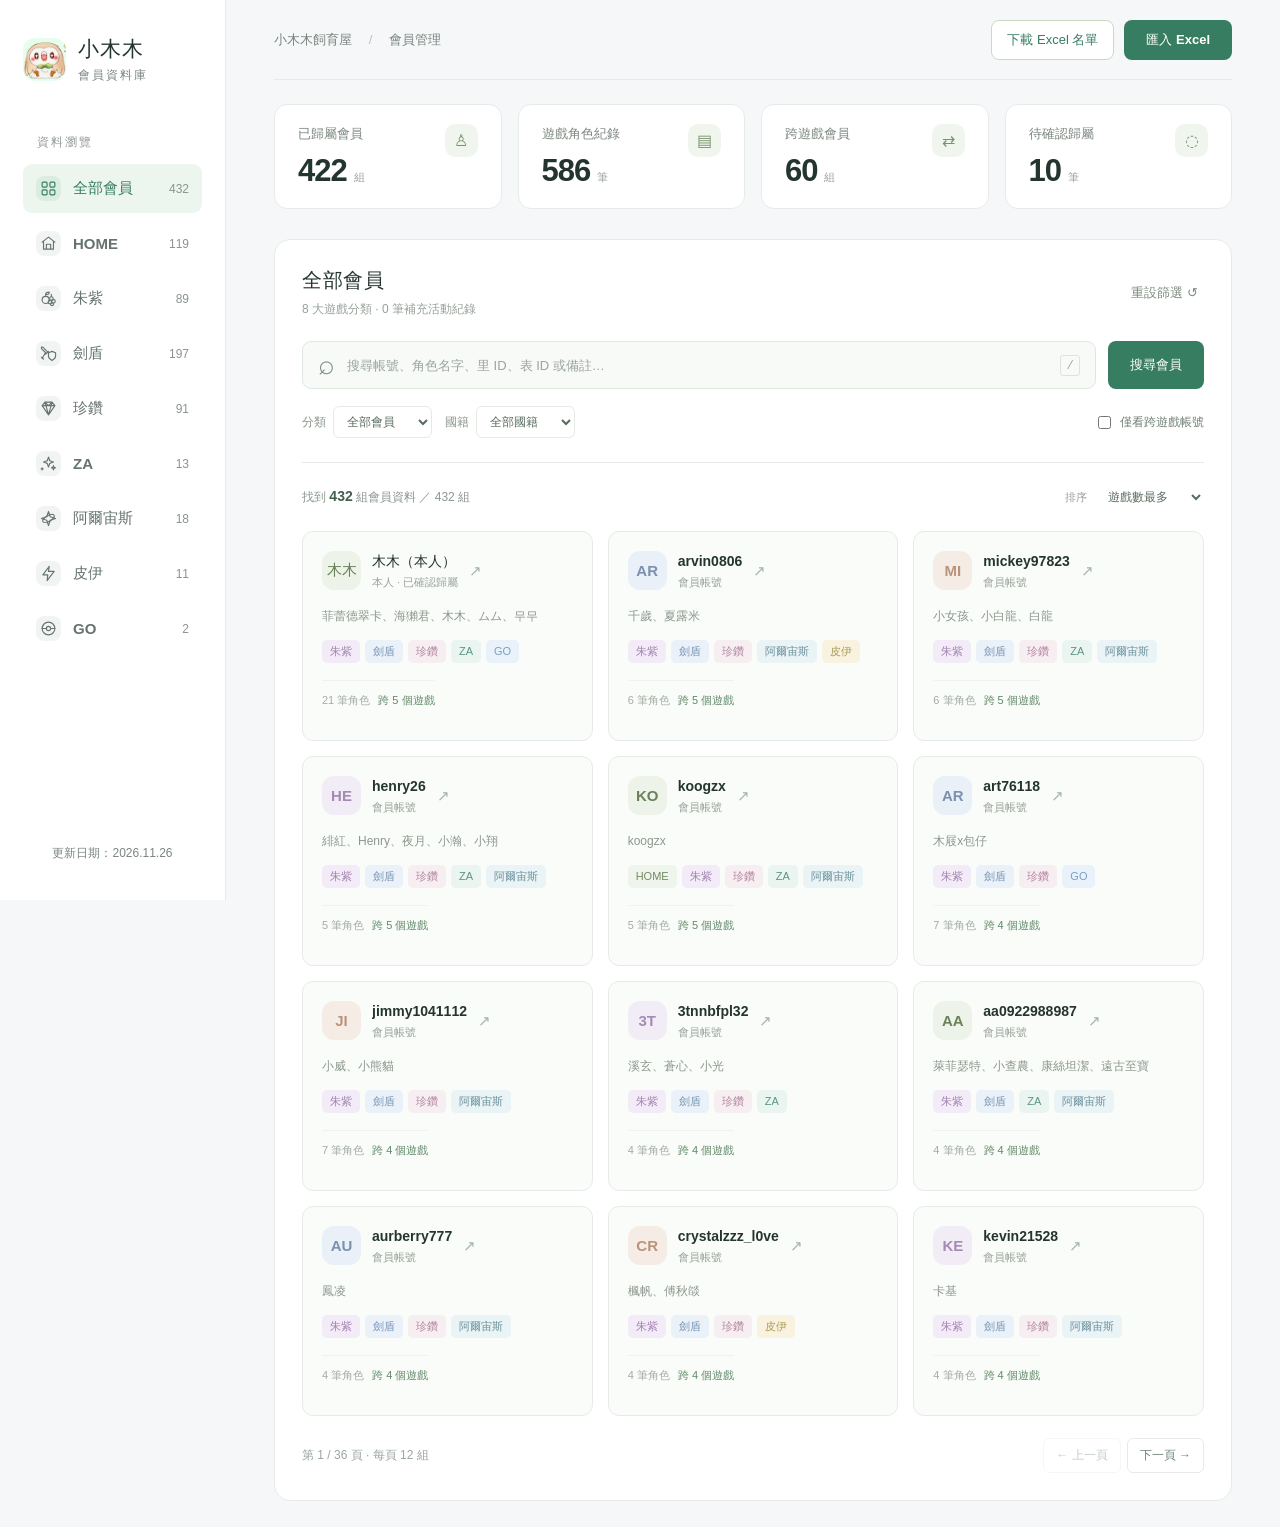
<file: Members/index.html>
<!doctype html>
<html lang="zh-Hant">
<head>
  <meta charset="UTF-8">
  <meta name="viewport" content="width=device-width,initial-scale=1">
  <meta name="color-scheme" content="light">
  <title>小木木・會員資料庫</title>
  <link rel="icon" href="favicon.ico?v=transparent" type="image/x-icon" sizes="16x16 32x32 48x48 64x64 128x128 256x256">
  <link rel="stylesheet" href="styles.css?v=20261110-cards-5">
  <script src="data.js?v=20261126" defer></script>
  <script src="data-policy.js" defer></script>
  <script src="import-excel.js" defer></script>
  <script src="app.js?v=20261110-category-3" defer></script>
</head>
<body>
  <aside class="sidebar">
    <a class="brand" href="./index.html"><img class="brand-icon" src="assets/mumu.jpg" width="43" height="43" alt=""><span>小木木<span class="brand-sub">會員資料庫</span></span></a>
    <div class="nav-label">資料瀏覽</div>
    <nav id="category-nav" aria-label="遊戲分類"></nav>
    <!-- 每次更新網站時，同步修改 datetime 與顯示日期。 -->
    <p class="sidebar-updated">更新日期：<time datetime="2026-11-26">2026.11.26</time></p>
  </aside>
  <main>
    <header class="topbar">
      <span>小木木飼育屋 <span class="slash">/</span> 會員管理</span>
      <div class="data-actions" role="group" aria-label="Excel 匯入與匯出">
        <a class="download-template" href="outputs/member-template/會員名單.xlsx" download title="下載名單後，在「新增人員」工作表填寫；每列一個遊戲角色，同帳號會自動整合。">下載 Excel 名單</a>
        <button id="import-excel" class="primary" type="button" title="匯入填寫好的 Excel；資料儲存在目前瀏覽器，請保留原檔以便重新匯入。">匯入 Excel</button>
        <input id="import-file" type="file" accept=".xlsx" aria-label="選取會員名單 Excel" hidden>
      </div>
    </header>
    <p id="import-status" class="import-status" role="status" aria-live="polite"></p>
    <section id="stats" class="stats" aria-label="資料統計"></section>
    <section id="workspace" class="workspace" aria-label="會員查詢">
      <div class="workspace-title"><div><h2 id="view-title">全部會員</h2><p id="view-subtitle">跨遊戲整合查詢</p></div><button id="reset" class="text-button" type="button">重設篩選 ↺</button></div>
      <form id="search-form" role="search" class="search-form"><label class="search-box"><span aria-hidden="true">⌕</span><input id="search" type="search" placeholder="搜尋帳號、角色名字、里 ID、表 ID 或備註…" aria-label="搜尋會員"><kbd>/</kbd></label><button class="primary" type="submit">搜尋會員</button></form>
      <div class="filters"><label>分類<select id="category-filter"><option value="">全部會員</option></select></label><label>國籍<select id="nationality"><option value="">全部國籍</option></select></label><label class="toggle"><input id="cross-only" type="checkbox">僅看跨遊戲帳號</label></div>
      <div class="result-bar"><p id="result-count" role="status" aria-live="polite"></p><label>排序<select id="sort"><option value="games">遊戲數最多</option><option value="records">紀錄數最多</option><option value="account">帳號名稱</option></select></label></div>
      <div id="members" class="member-grid"></div>
      <div id="empty" class="empty" hidden><span aria-hidden="true">⌕</span><h3>找不到符合的會員</h3><p>試試較短的帳號、不同名字，或重設篩選條件。</p><button id="empty-reset" class="primary" type="button">重設篩選</button></div>
      <nav class="pagination" aria-label="會員分頁"><span id="page-info"></span><div><button id="previous" type="button">← 上一頁</button><button id="next" type="button">下一頁 →</button></div></nav>
    </section>
  </main>
  <dialog id="detail" aria-labelledby="detail-title"><div class="dialog-header"><div><div class="eyebrow">MEMBER PROFILE</div><h2 id="detail-title"></h2></div><button id="close-detail" class="close-button" aria-label="關閉會員詳細資料" type="button">×</button></div><div id="detail-body"></div></dialog>
</body>
</html>
</file>
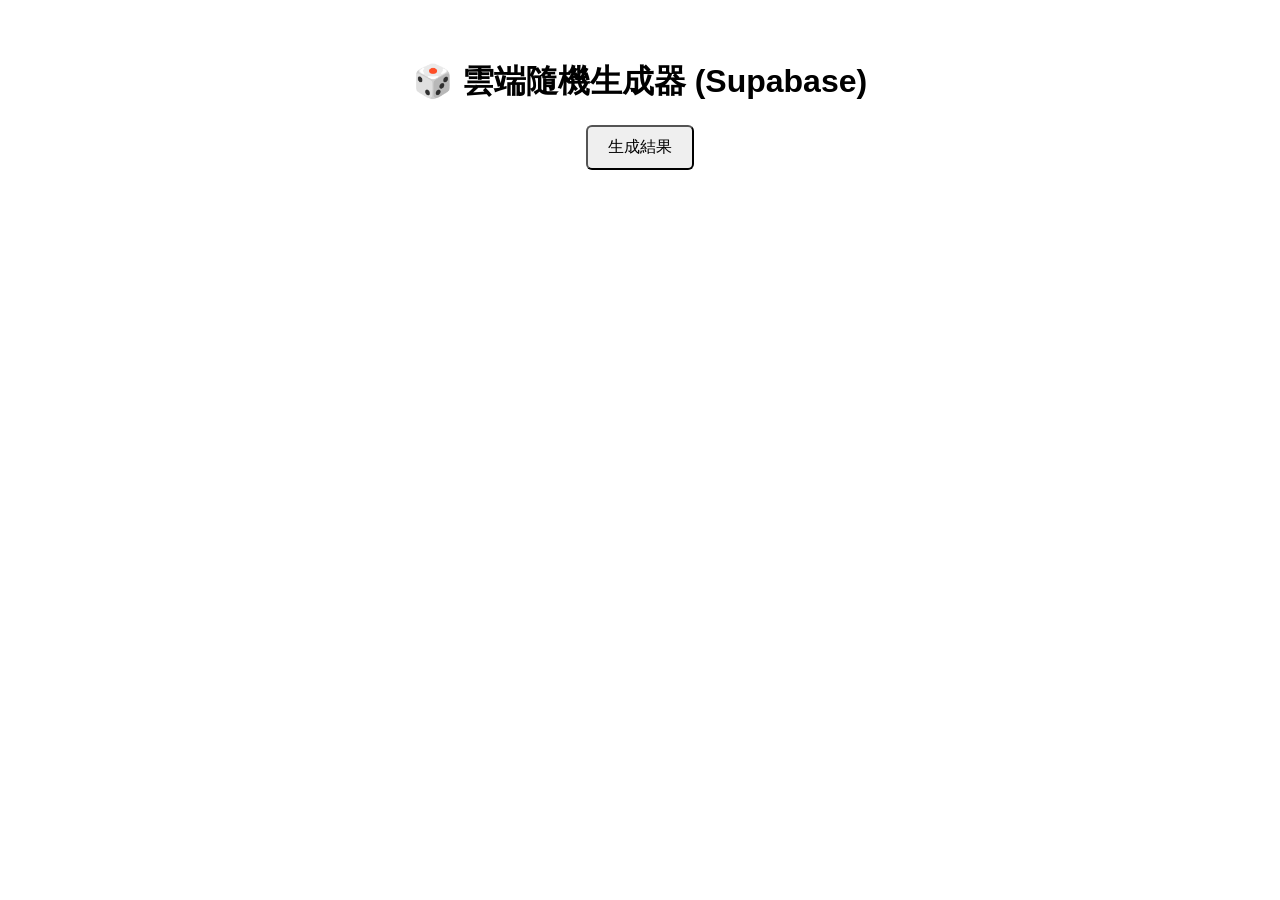
<file: 隨機生成器.html>
<!DOCTYPE html>
<html lang="zh-Hant">

<head>
  <meta charset="UTF-8">
  <title>🎲 雲端隨機生成器 (Supabase)</title>
  <style>
    body {
      font-family: "Noto Sans TC", sans-serif;
      text-align: center;
      margin-top: 60px;
    }

    button {
      padding: 10px 20px;
      font-size: 16px;
      border-radius: 6px;
      cursor: pointer;
    }

    .result {
      margin-top: 25px;
      font-size: 20px;
    }

    .status {
      margin-top: 15px;
      color: #555;
      font-size: 14px;
    }
  </style>
</head>

<body>
  <h1>🎲 雲端隨機生成器 (Supabase)</h1>
  <button id="generate-btn">生成結果</button>
  <div class="result" id="result"></div>
  <div class="status" id="status"></div>

  <script>
    // ⚙️ Supabase 設定（請填入自己的專案資訊）
    const SUPABASE_URL = "https://你的project.supabase.co";
    const SUPABASE_KEY = "你的 anon public key"; // 🔒 建議只使用 anon key
    const TABLE = "random_logs"; // 你在 Supabase 建立的資料表名稱

    // 🎯 群組設定與機率
    const groups = {
      A: ["A1", "A2", "A3", "A4", "A5"],
      B: ["B1", "B2", "B3", "B4", "B5"]
    };

    const statusDiv = document.getElementById("status");
    const resultDiv = document.getElementById("result");

    document.getElementById("generate-btn").addEventListener("click", async () => {
      statusDiv.textContent = "⏳ 生成中...";
      statusDiv.style.color = "#555";

      const rand = Math.random();
      const chosenGroup = rand < 0.2 ? "A" : "B";
      const chosenItem = groups[chosenGroup][Math.floor(Math.random() * groups[chosenGroup].length)];

      resultDiv.innerHTML = `🎯 群組：<b>${chosenGroup}</b>　子項目：<b>${chosenItem}</b>`;

      try {
        const res = await fetch(`${SUPABASE_URL}/rest/v1/${TABLE}`, {
          method: "POST",
          headers: {
            "Content-Type": "application/json",
            "apikey": SUPABASE_KEY,
            "Authorization": `Bearer ${SUPABASE_KEY}`,
            "Prefer": "return=minimal"
          },
          body: JSON.stringify({
            group_name: chosenGroup,
            item_name: chosenItem,
            created_at: new Date().toISOString()
          })
        });

        if (res.ok) {
          statusDiv.textContent = "✅ 已成功儲存到雲端資料庫！";
          statusDiv.style.color = "green";
        } else {
          statusDiv.textContent = "⚠️ 儲存失敗，請檢查 Supabase 設定。";
          statusDiv.style.color = "red";
        }
      } catch (err) {
        console.error(err);
        statusDiv.textContent = "❌ 連線錯誤，請檢查網路或 Supabase 網址。";
        statusDiv.style.color = "red";
      }
    });
  </script>

  <!--
  🔒 安全建議：
  1️⃣ 請務必在 Supabase 後台啟用 Row Level Security (RLS)
  2️⃣ 並在 Policy 裡新增：
      - Action: INSERT
      - Expression: true
     這樣任何人只能寫入資料，無法讀取或修改。
  3️⃣ 若你要顯示資料（例如查詢紀錄），再額外新增 SELECT 權限。
  -->
</body>

</html>
</file>
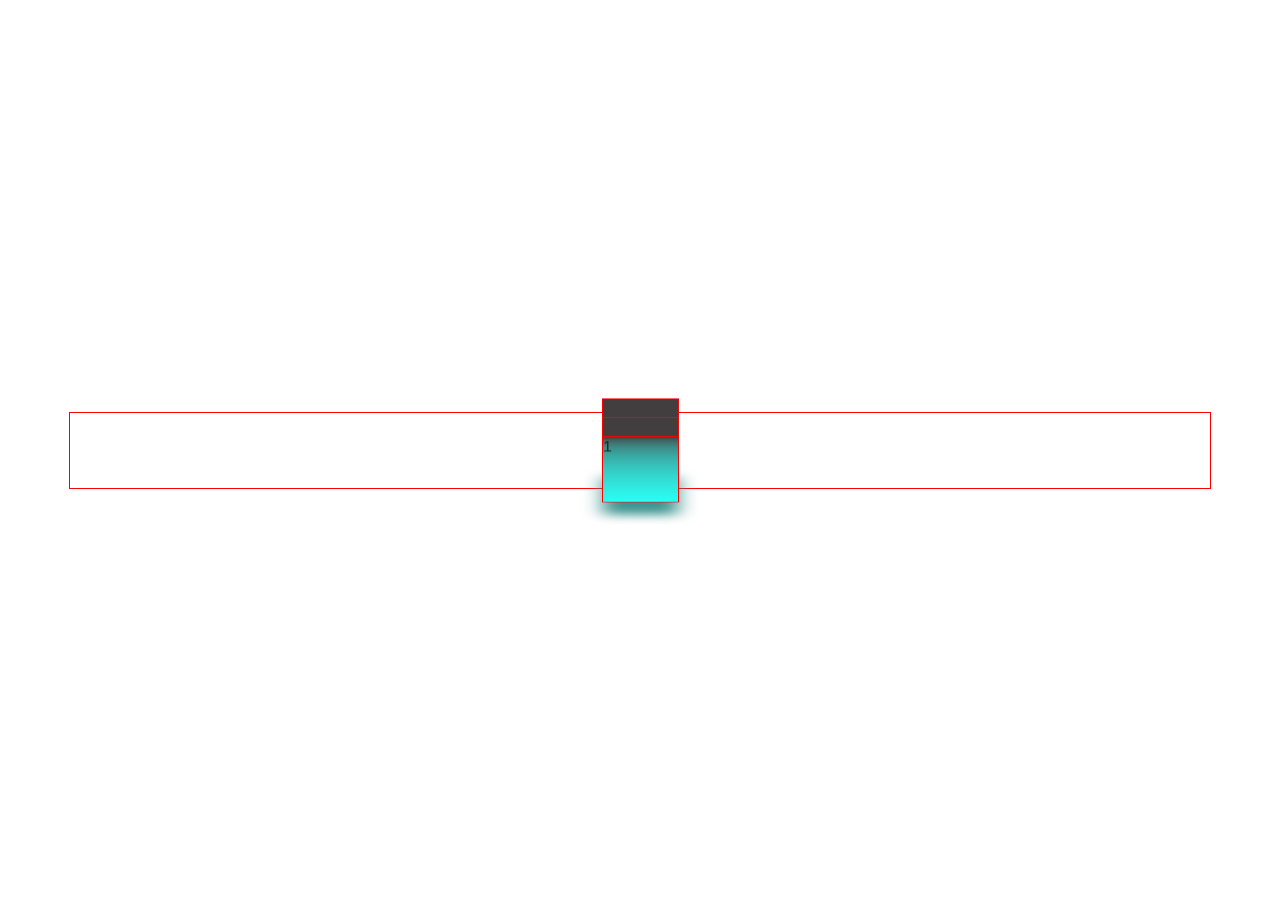
<file: function/rotate.html>
<!DOCTYPE html>
<html lang="">

<head>
  <meta charset="UTF-8">
  <meta http-equiv="X-UA-Compatible" content="IE=edge">
  <meta name="viewport" content="width=device-width, initial-scale=1.0">
  <title></title>
  <!-- Bootstrap -->
  <link rel="stylesheet" href="https://stackpath.bootstrapcdn.com/bootstrap/4.2.1/css/bootstrap.min.css"
    integrity="sha384-GJzZqFGwb1QTTN6wy59ffF1BuGJpLSa9DkKMp0DgiMDm4iYMj70gZWKYbI706tWS" crossorigin="anonymous">
  <!-- CSS -->
  <style>
    * {
      box-sizing: border-box;
      margin: 0;
      padding: 0;
      outline: 1px solid red;
    }

    body {
      height: 100vh;
      display: flex;
      justify-content: center;
      align-items: center;
    }

    .cube-loader {
      position: relative;
      /* u can choose any size */
      width: 75px;
      height: 75px;
      transform-style: preserve-3d;
      transform: rotateX(-30deg);
      animation: animate 20s linear infinite;
    }

    @keyframes animate {
      0% {
        transform: rotateX(-30deg) rotateY(0);
      }

      100% {
        transform: rotateX(-30deg) rotateY(360deg);
      }
    }

    .cube-loader .cube-wrapper {
      position: absolute;
      width: 100%;
      height: 100%;
      /* top: 0;
  left: 0; */
      transform-style: preserve-3d;
    }

    .cube-loader .cube-wrapper .cube-span {
      position: absolute;
      width: 100%;
      height: 100%;
      /* top: 0;
  left: 0; */
      /* width 75px / 2 = 37.5px */
      transform: rotateY(calc(90deg * var(--i))) translateZ(37.5px);
      background: linear-gradient(to bottom,
          hsl(330, 3.13%, 25.1%) 0%,
          hsl(177.27, 21.71%, 32.06%) 5.5%,
          hsl(176.67, 34.1%, 36.88%) 12.1%,
          hsl(176.61, 42.28%, 40.7%) 19.6%,
          hsl(176.63, 48.32%, 43.88%) 27.9%,
          hsl(176.66, 53.07%, 46.58%) 36.6%,
          hsl(176.7, 56.94%, 48.91%) 45.6%,
          hsl(176.74, 62.39%, 50.91%) 54.6%,
          hsl(176.77, 69.86%, 52.62%) 63.4%,
          hsl(176.8, 76.78%, 54.08%) 71.7%,
          hsl(176.83, 83.02%, 55.29%) 79.4%,
          hsl(176.85, 88.44%, 56.28%) 86.2%,
          hsl(176.86, 92.9%, 57.04%) 91.9%,
          hsl(176.88, 96.24%, 57.59%) 96.3%,
          hsl(176.88, 98.34%, 57.93%) 99%,
          hsl(176.89, 99.07%, 58.04%) 100%);
    }

    .cube-top {
      position: absolute;
      width: 75px;
      height: 75px;
      background: hsl(330, 3.13%, 25.1%) 0%;
      /* width 75px / 2 = 37.5px */
      transform: rotateX(90deg) translateZ(37.5px);
      transform-style: preserve-3d;
    }

    .cube-top::before {
      content: '';
      position: absolute;
      /* u can choose any size */
      width: 75px;
      height: 75px;
      background: hsl(176.61, 42.28%, 40.7%) 19.6%;
      transform: translateZ(-90px);
      filter: blur(10px);
      box-shadow: 0 0 10px #323232,
        0 0 20px hsl(176.61, 42.28%, 40.7%) 19.6%,
        0 0 30px #323232,
        0 0 40px hsl(176.61, 42.28%, 40.7%) 19.6%;
    }
  </style>
</head>

<body>
  <div class="container">
    <div class="row justify-content-center">
      <div class="cube-loader">
        <div class="cube-top"></div>
        <div class="cube-wrapper">
          <span style="--i:0" class="cube-span">1</span>
          <span style="--i:1" class="cube-span">2</span>
          <span style="--i:2" class="cube-span">3</span>
          <span style="--i:3" class="cube-span">4</span>
        </div>
      </div>
    </div>
  </div>
  <!-- JQ -->
  <script src="https://code.jquery.com/jquery-3.6.0.min.js"></script>
  <!-- Bootstrap -->
  <script src="https://stackpath.bootstrapcdn.com/bootstrap/4.2.1/js/bootstrap.min.js"
    integrity="sha384-B0UglyR+jN6CkvvICOB2joaf5I4l3gm9GU6Hc1og6Ls7i6U/mkkaduKaBhlAXv9k"
    crossorigin="anonymous"></script>
  <!-- Js -->
  <script>
  </script>
</body>

</html>
</file>
<file: Members/styles.css>
@charset "UTF-8";
.data-actions{display:flex;align-items:center;gap:10px;flex-wrap:wrap}.download-template{display:inline-block;text-decoration:none;background:#fff;color:#377d61;border:1px solid #c9d9c4;border-radius:8px;font-size:13px;padding:10px 15px;white-space:nowrap}.import-status{white-space:pre-wrap;margin:16px 0 0;padding:12px 16px;background:#f0f5ee;border:1px solid #dfe9db;border-radius:8px;font-size:13px;line-height:1.8;color:#64785d;overflow-wrap:anywhere}.import-status:empty{display:none}.import-error{color:#a64e3f;background:#fff5f2;border-color:#efd6ce}
:root{--bg:#f6f7f9;--ink:#24352f;--muted:#7a8580;--green:#377d61;--border:#e7ebe8;--light:#edf5ef;--white:#fff;--accent:#d0e8aa;font-family:Inter,"Segoe UI","Microsoft JhengHei",sans-serif;color:var(--ink);background:var(--bg);font-synthesis:none}
*{box-sizing:border-box}body{margin:0;font-size:15px}button,input,select{font:inherit}button,select{cursor:pointer}button{transition:background .16s,transform .16s}button:hover{filter:brightness(.97)}button:focus-visible,a:focus-visible,input:focus-visible,select:focus-visible{outline:3px solid #7dbb99;outline-offset:3px}a{color:inherit}button:disabled{opacity:.4;cursor:default}.sidebar{width:226px;position:fixed;inset:0 auto 0 0;background:#fff;border-right:1px solid var(--border);padding:35px 23px;display:flex;flex-direction:column}.brand{display:flex;align-items:center;gap:12px;text-decoration:none;font-weight:750;font-size:21px;letter-spacing:1px}.brand-icon{width:43px;height:43px;border-radius:12px;object-fit:contain;flex-shrink:0}.brand-sub{display:block;font-size:12px;letter-spacing:2px;font-weight:400;color:var(--muted);margin-top:4px}.nav-label{font-size:12px;letter-spacing:2px;color:#939b95;margin:50px 14px 13px}#category-nav{display:grid;gap:6px}.nav-button{border:0;width:100%;background:transparent;text-align:left;display:flex;align-items:center;padding:12px 13px;gap:12px;color:#66746d;border-radius:9px;font-weight:550}.nav-button.active{background:var(--light);color:var(--green)}.nav-icon{width:25px;height:25px;border-radius:8px;display:grid;place-items:center;font-size:12px;font-weight:700;background:#f2f4f3}.nav-button.active .nav-icon{background:#dbece1}.nav-count{margin-left:auto;font-size:12px;font-weight:400;color:#8a958d}main{margin-left:226px;max-width:1740px;padding:0 48px 26px}.topbar{min-height:80px;padding:16px 0;gap:16px;flex-wrap:wrap;display:flex;align-items:center;justify-content:space-between;border-bottom:1px solid var(--border);font-size:13px;color:#7a857e}.slash{margin:0 13px;color:#bac1bb}.eyebrow{font-size:11px;letter-spacing:2.2px;color:var(--green);font-weight:650}.stats{display:grid;grid-template-columns:repeat(4,1fr);gap:16px;margin:24px 0 30px}.stat{background:#fff;border:1px solid var(--border);border-radius:13px;padding:19px 23px;display:flex;justify-content:space-between;align-items:flex-start}.stat-label{font-size:13px;color:#7b877f}.stat strong{display:block;font-size:31px;font-weight:600;letter-spacing:-1px;margin-top:10px}.stat small{font-size:11px;font-weight:400;letter-spacing:0;color:#9aa39c;margin-left:7px}.stat-icon{background:#f0f5ee;border-radius:10px;width:33px;height:33px;display:grid;place-items:center;color:#78936d;font-size:16px}.workspace{background:#fff;border:1px solid var(--border);padding:27px;border-radius:16px}.workspace-title{display:flex;align-items:center;justify-content:space-between;margin-bottom:23px}h2{font-size:20px;letter-spacing:.5px;margin:0}.workspace-title p{font-size:12px;color:#96a098;margin:7px 0 0}.text-button{border:0;background:transparent;color:#7e8c81;font-size:13px}.search-form{display:flex;gap:12px}.search-box{display:flex;align-items:center;flex:1;background:#f8faf8;border:1px solid #e0e7e1;border-radius:9px;padding:0 15px;gap:10px;min-width:0}.search-box>span{font-size:28px;color:#829187}.search-box input{height:46px;border:0;background:transparent;outline:0;flex:1;width:100%;color:var(--ink);font-size:13px}.search-box input::placeholder{color:#9aa59c}.search-box:focus-within{border-color:#81a98f;box-shadow:0 0 0 2px #edf5ef}kbd{font:13px monospace;border:1px solid #dde4dd;padding:2px 5px;border-radius:3px;color:#a5afa7}.primary{background:var(--green);color:#fff;border:0;border-radius:8px;padding:11px 22px;font-size:13px;font-weight:550;white-space:nowrap}.filters{display:flex;align-items:center;gap:13px;flex-wrap:wrap;padding:17px 0 24px;border-bottom:1px solid var(--border)}.filters>label:not(.toggle){display:flex;align-items:center;gap:7px;font-size:12px;color:#89968c}select{border:1px solid #e5eae5;border-radius:6px;background:#fff;padding:7px 20px 7px 9px;color:#596b5e;font-size:12px;max-width:160px}.toggle{margin-left:auto;display:flex;align-items:center;gap:6px;font-size:12px;color:#718174}.toggle input{accent-color:var(--green)}.result-bar{display:flex;align-items:center;justify-content:space-between;padding:13px 0}.result-bar p{color:#8c978f;font-size:12px}.result-bar p b{color:#445e4e;font-size:14px}.result-bar label{font-size:11px;color:#95a097;display:flex;align-items:center;gap:8px}.result-bar select{border:0}.member-grid{display:grid;grid-template-columns:repeat(3,minmax(0,1fr));gap:15px}.member-card{border:1px solid var(--border);border-radius:11px;padding:19px;background:#fff;text-align:left;color:inherit;display:flex;flex-direction:column;min-height:210px;width:100%}.member-card:hover{border-color:#afc9b7;box-shadow:0 4px 18px #28473308;transform:translateY(-2px)}.card-top{display:flex;align-items:center;gap:11px;min-width:0}.avatar{width:39px;height:39px;flex-shrink:0;border-radius:12px;background:#edf3e8;color:#69825a;display:grid;place-items:center;font-weight:600;font-size:15px}.tone-1{background:#eaf0f7;color:#7a91af}.tone-2{background:#f6ece6;color:#bb937a}.tone-3{background:#f2ecf6;color:#a58ab4}.account-wrap{min-width:0;flex:1}.account{font-size:14px;font-weight:650;overflow:hidden;text-overflow:ellipsis;white-space:nowrap;display:block;line-height:1.5}.member-label{font-size:11px;color:#9aa39b;margin-top:3px;display:block}.arrow{color:#a4b6a8}.names{color:#8c978e;font-size:12px;line-height:1.8;min-height:20px;margin:16px 0 12px;overflow:hidden;display:-webkit-box;-webkit-line-clamp:2;-webkit-box-orient:vertical}.badges{display:flex;flex-wrap:wrap;gap:5px}.badge{display:inline-flex;font-size:11px;line-height:1;padding:6px 8px;border-radius:5px;background:#eff4ed;color:#738b63}.game-朱紫{background:#f3ecf8;color:#a180ae}.game-劍盾{background:#eaf1f9;color:#7895b5}.game-ZA{background:#eaf4f0;color:#5d9784}.game-阿爾宙斯{background:#eaf3f5;color:#6b919d}.game-珍鑽{background:#f7eef2;color:#b3839c}.game-皮伊{background:#f8f2df;color:#ac9a58}.game-GO{background:#e9f1fb;color:#7c9ec0}.card-foot{border-top:1px solid #f0f2ef;margin-top:auto;padding-top:12px;display:flex;justify-content:space-between;font-size:11px;color:#a3aca4;gap:8px}.card-foot .cross{color:#608969}.badges+.card-foot{margin-top:17px}.pagination{display:flex;align-items:center;justify-content:space-between;margin-top:22px;font-size:12px;color:#9ba69e}.pagination button{border:1px solid var(--border);background:#fff;border-radius:6px;padding:8px 12px;font-size:12px;color:#718475;margin-left:6px}footer{text-align:center;color:#a4ada6;font-size:11px;padding:24px 12px;line-height:1.8}.empty{text-align:center;padding:45px 12px 60px;color:#93a195}.empty>span{font-size:51px}.empty h3{color:#536e5d}.empty p{font-size:13px;margin-bottom:25px}[hidden]{display:none!important}dialog{border:1px solid var(--border);border-radius:18px;padding:0;width:min(1040px,94vw);max-height:89vh;box-shadow:0 25px 100px #16382630;color:var(--ink)}dialog::backdrop{background:#1d302a65;backdrop-filter:blur(3px)}.dialog-header{position:sticky;top:0;background:#fff;padding:27px 30px;border-bottom:1px solid var(--border);display:flex;align-items:center;justify-content:space-between;z-index:1}.dialog-header h2{margin-top:8px;overflow-wrap:anywhere}.close-button{border:0;background:#f3f6f3;border-radius:50%;width:33px;height:33px;font-size:24px;color:#89958c;flex-shrink:0}#detail-body{padding:25px 30px}.profile-summary{display:flex;align-items:center;gap:10px;flex-wrap:wrap;color:#8b998f;font-size:13px;margin-bottom:25px}.detail-section{margin-top:22px}.detail-section h3{font-size:15px;margin:0 0 12px}.table-scroll{overflow:auto;border:1px solid var(--border);border-radius:9px}table{border-collapse:collapse;width:100%;font-size:13px;white-space:nowrap;text-align:left}th{background:#f5f8f4;font-weight:500;color:#83917f}td,th{padding:12px 14px;border-bottom:1px solid var(--border)}tbody tr:last-child td{border-bottom:0}.note-row td{white-space:normal;font-size:12px;color:#84927f;background:#fcfdfb;line-height:1.9;overflow-wrap:anywhere}.source-tag{color:#a3ada4;font-size:11px;margin-left:8px}.activity{border:1px solid var(--border);border-radius:9px;padding:15px;margin:9px 0}.activity strong{font-size:13px}.activity p{font-size:12px;line-height:1.9;color:#859180;margin:8px 0 0;white-space:pre-wrap;overflow-wrap:anywhere}.profile-note{font-size:12px;color:#94a08f;line-height:1.9}.copy-button{border:1px solid #dfe7dd;border-radius:6px;background:#fff;font-size:12px;color:var(--green);padding:6px 10px}.error-banner{padding:30px;color:#9a594b}
@media(min-width:1550px){main{padding-left:65px;padding-right:65px}.member-grid{grid-template-columns:repeat(4,minmax(0,1fr))}}
@media(max-width:1190px){.sidebar{width:195px;padding:30px 16px}main{margin-left:195px;padding:0 25px 20px}.stats{gap:10px}.stat{padding:17px}.stat-icon{display:none}.member-grid{grid-template-columns:repeat(2,minmax(0,1fr))}.toggle{margin-left:0}}
@media(max-width:760px){.sidebar{position:relative;width:auto;padding:20px 20px 0;border-right:0;border-bottom:1px solid var(--border)}.brand{font-size:19px}.brand-icon{height:36px;width:36px}.brand-sub{font-size:11px}.nav-label{display:none}#category-nav{display:flex;overflow:auto;margin-top:20px;gap:7px;padding-bottom:12px}.nav-button{width:auto;white-space:nowrap;gap:6px;padding:8px 10px;font-size:13px}.nav-icon{display:none}.nav-count{font-size:11px}.topbar{min-height:57px;gap:12px;padding:14px 0}.topbar .data-actions{gap:8px}.topbar .download-template{font-size:12px;padding:10px 12px}main{margin-left:0;padding:0 18px 15px}.eyebrow{font-size:10px}.stats{grid-template-columns:repeat(2,1fr);gap:10px;margin-bottom:20px}.stat{padding:16px 18px}.stat strong{font-size:27px;margin-top:7px}.stat-label{font-size:12px}.workspace{padding:18px 14px;border-radius:12px}.workspace-title{margin-bottom:18px}.search-form{gap:7px}.primary{padding:11px 13px;font-size:12px}.search-box{padding:0 9px;gap:6px}.search-box input{font-size:12px}.search-box kbd{display:none}.filters{gap:10px;padding-bottom:17px}.filters>label:not(.toggle){font-size:11px;gap:5px}.filters select{max-width:120px;padding:6px;font-size:11px}.toggle{font-size:11px}.member-grid{gap:10px}.member-card{padding:14px;min-height:210px}.account{font-size:13px}.avatar{width:31px;height:31px;font-size:12px;border-radius:9px}.card-top{gap:7px}.arrow{display:none}.badge{font-size:10px;padding:5px 6px}.names{font-size:11px}.card-foot{font-size:10px;flex-wrap:wrap}.result-bar select{max-width:115px}.dialog-header{padding:21px}#detail-body{padding:15px 18px}.source-tag{display:block;margin:4px 0 0}.pagination button{padding:7px}.pagination{font-size:11px}}
@media(max-width:420px){.member-grid{grid-template-columns:1fr}.member-card{min-height:190px}.search-form .primary{padding:10px}.stat small{font-size:10px}.result-bar{gap:4px}}

.sidebar-updated{margin:auto 0 0;padding:24px 9px 0;font-size:12px;color:var(--muted);line-height:1.8;font-variant-numeric:tabular-nums;white-space:nowrap;text-align:center}
@media(max-width:760px){.sidebar-updated{margin:0;padding:0 0 12px;font-size:11px}}

.nav-icon svg{width:17px;height:17px;display:block}.nav-icon{flex-shrink:0}

/* Keep corresponding columns aligned across all member detail tables. */
.game-table,.home-table{table-layout:fixed;min-width:760px}
.game-table .column-internalId{width:13%}
.game-table .column-trainerId{width:16%}
.game-table .column-name{width:23%}
.game-table .column-gender{width:10%}
.game-table .column-version{width:13%}
.game-table .column-nationality{width:13%}
.game-table .column-role{width:12%}
.home-table .column-name{width:24%}
.home-table .column-method{width:20%}
.home-table .column-channel{width:16%}
.home-table .column-contact{width:22%}
.home-table .column-date{width:18%}
.game-table td,.game-table th,.home-table td,.home-table th{vertical-align:middle;white-space:normal;overflow-wrap:anywhere;line-height:1.6}

/* A uniform, subtle tint separates member cards from the workspace. */
.member-card{background:#fafcf9}
</file>
